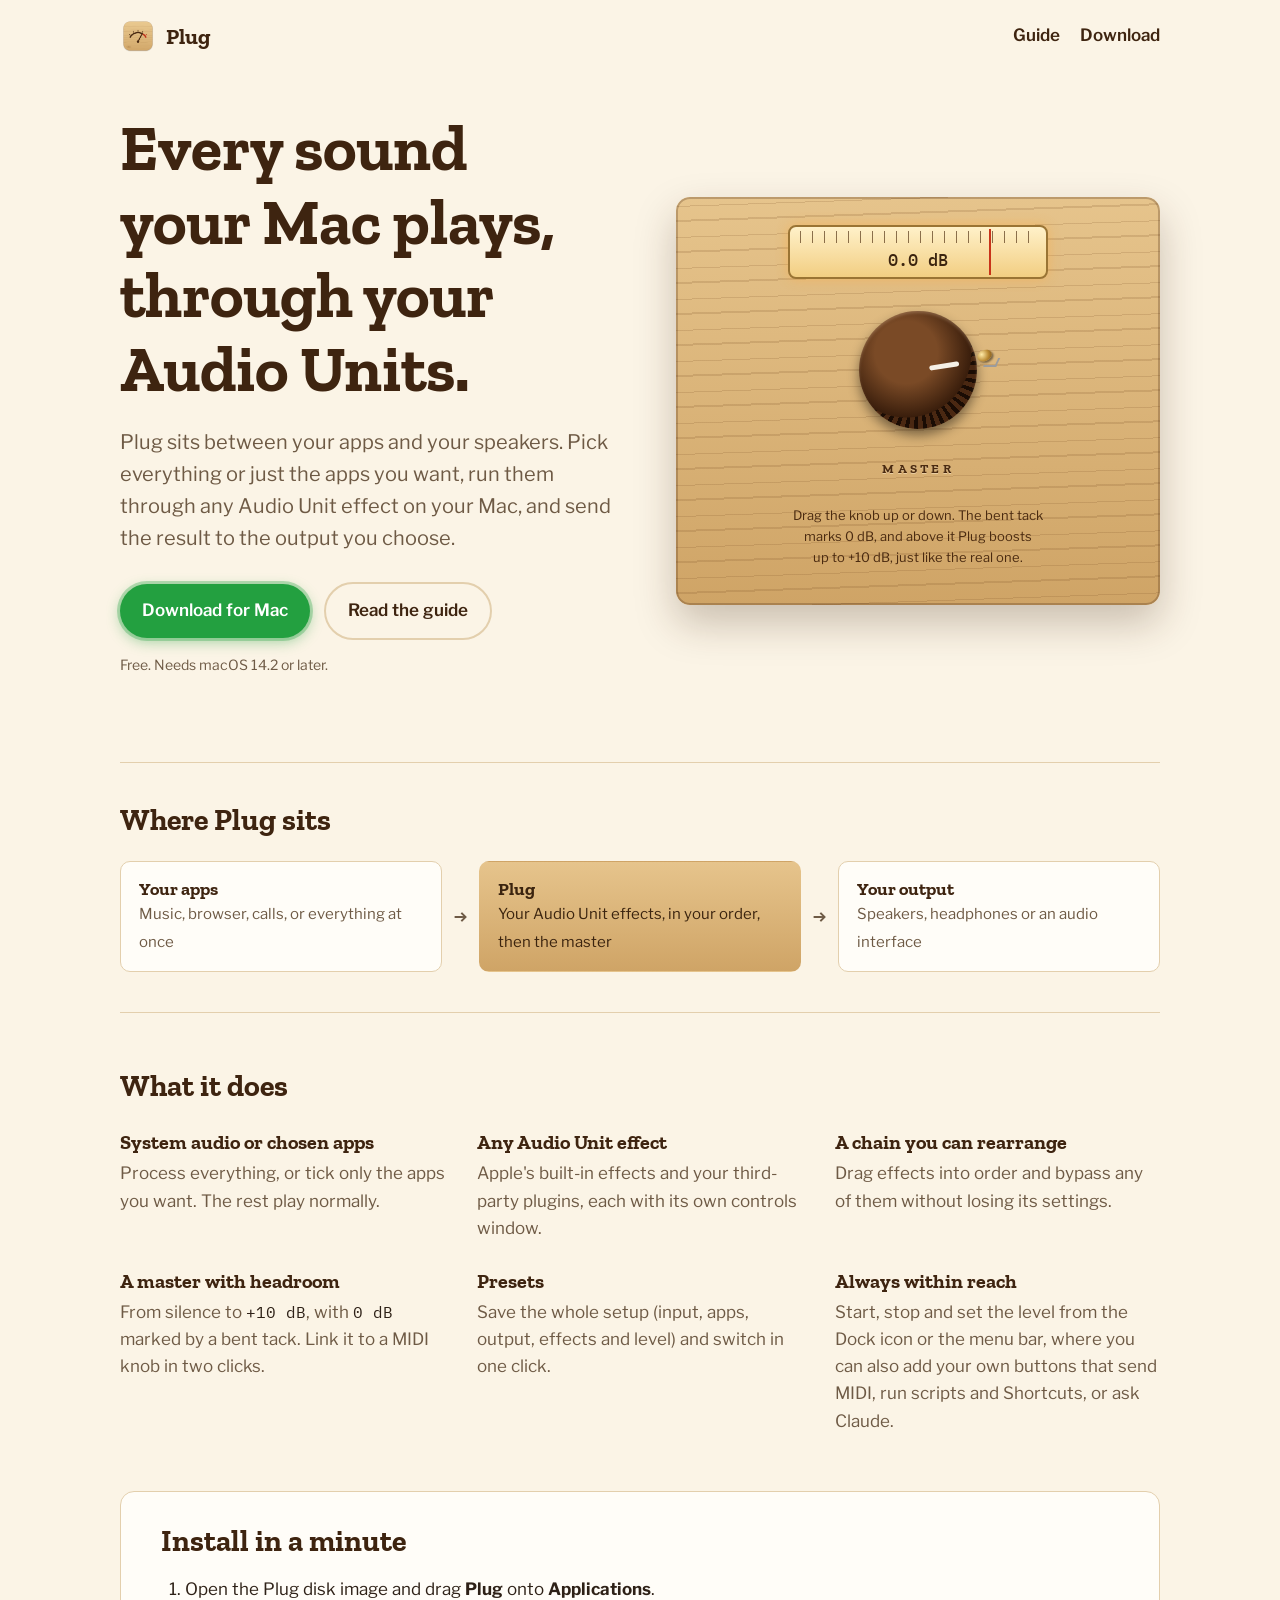
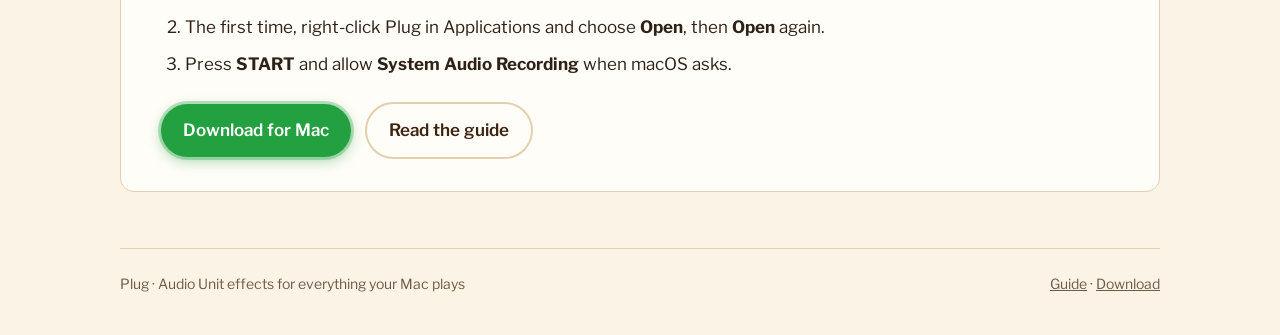
<file: Web/index.html>
<!doctype html>
<html lang="en">
<head>
<meta charset="utf-8">
<meta name="viewport" content="width=device-width, initial-scale=1, viewport-fit=cover">
<title>Plug for Mac</title>
<meta name="description" content="Plug runs the sound your Mac plays through Audio Unit effects, and plays it to the output you choose.">
<meta property="og:title" content="Plug for Mac">
<meta property="og:description" content="Audio Unit effects for everything your Mac plays.">
<meta property="og:image" content="https://plug.nulytica.com/og-image.png">
<link rel="icon" href="favicon.svg" type="image/svg+xml">
<link rel="icon" href="favicon-32.png" sizes="32x32" type="image/png">
<link rel="apple-touch-icon" href="apple-touch-icon.png">
<link rel="preconnect" href="https://fonts.googleapis.com">
<link rel="preconnect" href="https://fonts.gstatic.com" crossorigin>
<link rel="stylesheet" href="https://fonts.googleapis.com/css2?family=Zilla+Slab:wght@500;700&family=Libre+Franklin:wght@400;600&family=IBM+Plex+Mono:wght@500&display=swap">
<style>
/* Layout: a pine instrument board beside the pitch, then the signal path, features and three install steps. */
:root {
  --page: #FBF4E6;
  --ink: #3E2410;
  --text: #2E2117;
  --muted: #6E5A45;
  --pine: #E6C48C;
  --pine-deep: #CFA466;
  --grain: rgba(120, 76, 34, 0.18);
  --meter-red: #B83A1E;
  --lamp: #23A040;
  --brass: #E9C97C;
  --panel: #FFFDF8;
  --rule: #E3CFAD;
  --font-display: "Zilla Slab", Rockwell, "Roboto Slab", Georgia, serif;
  --font-body: "Libre Franklin", "Helvetica Neue", Arial, sans-serif;
  --font-mono: "IBM Plex Mono", ui-monospace, Menlo, monospace;
  color-scheme: light;
}
@media (prefers-color-scheme: dark) {
  :root:not([data-theme="light"]) {
    --page: #1C140E;
    --ink: #F0D6A4;
    --text: #EDE1CF;
    --muted: #B9A386;
    --pine: #D9B47A;
    --pine-deep: #BE9054;
    --grain: rgba(110, 66, 26, 0.22);
    --meter-red: #E2643F;
    --lamp: #3CC25C;
    --brass: #D9B867;
    --panel: #261C14;
    --rule: #4A3727;
    color-scheme: dark;
  }
}
:root[data-theme="dark"] {
  --page: #1C140E;
  --ink: #F0D6A4;
  --text: #EDE1CF;
  --muted: #B9A386;
  --pine: #D9B47A;
  --pine-deep: #BE9054;
  --grain: rgba(110, 66, 26, 0.22);
  --meter-red: #E2643F;
  --lamp: #3CC25C;
  --brass: #D9B867;
  --panel: #261C14;
  --rule: #4A3727;
  color-scheme: dark;
}

* { box-sizing: border-box; }
body {
  margin: 0;
  background: var(--page);
  color: var(--text);
  font: 17px/1.6 var(--font-body);
}
.wrap {
  max-width: 1080px;
  margin: 0 auto;
  padding-inline: 20px;
}
a { color: var(--meter-red); }
a:focus-visible, button:focus-visible, [tabindex]:focus-visible {
  outline: 3px solid var(--meter-red);
  outline-offset: 3px;
}
h1, h2, h3 {
  font-family: var(--font-display);
  color: var(--ink);
  line-height: 1.15;
  text-wrap: balance;
  margin: 0;
}

/* Header */
.top {
  display: flex;
  align-items: center;
  justify-content: space-between;
  gap: 16px;
  padding-block: 18px;
}
.brand {
  display: flex;
  align-items: center;
  gap: 10px;
  font: 700 22px var(--font-display);
  color: var(--ink);
  text-decoration: none;
}
.brand img { width: 36px; height: 36px; }
.top nav { display: flex; gap: 20px; font-weight: 600; }
.top nav a { color: var(--ink); text-decoration: none; }
.top nav a:hover { color: var(--meter-red); }

/* Hero */
.hero {
  display: grid;
  grid-template-columns: minmax(0, 1.05fr) minmax(0, 1fr);
  gap: 48px;
  align-items: center;
  padding-block: 40px 72px;
}
.hero h1 { font-size: clamp(38px, 6vw, 64px); font-weight: 700; }
.lede { font-size: 20px; color: var(--muted); max-width: 32em; margin: 20px 0 28px; }
.actions { display: flex; flex-wrap: wrap; gap: 14px; align-items: center; }
.button {
  display: inline-block;
  padding: 13px 22px;
  border-radius: 999px;
  font-weight: 600;
  text-decoration: none;
}
.button.primary {
  background: var(--lamp);
  color: #fff;
  box-shadow: 0 0 0 3px color-mix(in srgb, var(--lamp) 30%, transparent), 0 4px 14px color-mix(in srgb, var(--lamp) 40%, transparent);
}
.button.secondary { color: var(--ink); border: 2px solid var(--rule); }
.fine { font-size: 14px; color: var(--muted); margin-top: 14px; }

/* The board with the live master knob */
.board {
  position: relative;
  border-radius: 14px;
  padding: 28px 24px 24px;
  background:
    repeating-linear-gradient(178deg, transparent 0 9px, var(--grain) 9px 10px, transparent 10px 23px, var(--grain) 23px 25px, transparent 25px 31px),
    linear-gradient(var(--pine), var(--pine-deep));
  box-shadow: inset 0 0 0 2px rgba(60, 30, 10, 0.25), 0 18px 40px rgba(60, 30, 10, 0.25);
  display: grid;
  justify-items: center;
  gap: 16px;
}
.scale {
  position: relative;
  width: min(260px, 100%);
  height: 54px;
  border-radius: 8px;
  background: linear-gradient(#FFF1C9, #F2CE82);
  border: 2px solid #9A7434;
  box-shadow: 0 0 12px rgba(255, 170, 60, 0.45);
  overflow: hidden;
}
.scale::before {
  content: "";
  position: absolute;
  inset: 4px 10px auto;
  height: 12px;
  background: repeating-linear-gradient(90deg, #5A3A1A 0 1px, transparent 1px 12px);
  opacity: 0.7;
}
.needle {
  position: absolute;
  top: 2px;
  bottom: 2px;
  width: 2px;
  background: #C8341A;
  left: calc(10px + (100% - 20px) * var(--p));
  transition: left 0.08s linear;
}
.reading {
  position: absolute;
  inset: auto 0 6px;
  text-align: center;
  font: 500 17px var(--font-mono);
  color: #3B240F;
  font-variant-numeric: tabular-nums;
}
.knob-area {
  position: relative;
  width: 150px;
  height: 150px;
  display: grid;
  place-items: center;
}
.knob {
  width: 118px;
  height: 118px;
  border-radius: 50%;
  position: relative;
  cursor: grab;
  touch-action: none;
  background:
    radial-gradient(circle at 40% 35%, #7A4A26 0 30%, #3A1E0C 62%, transparent 63%),
    repeating-conic-gradient(#1A0C04 0 4deg, #4A2812 4deg 9deg);
  box-shadow: 0 6px 12px rgba(0, 0, 0, 0.45), inset 0 2px 3px rgba(255, 220, 180, 0.25);
}
.knob:active { cursor: grabbing; }
.knob::after {
  content: "";
  position: absolute;
  left: calc(50% - 2.5px);
  top: 18px;
  width: 5px;
  height: 30px;
  border-radius: 3px;
  background: #F5F0E6;
  transform-origin: 50% 41px;
  transform: rotate(var(--angle));
}
.tack {
  position: absolute;
  left: calc(50% - 12px);
  top: calc(50% - 12px);
  width: 24px;
  height: 24px;
  border: 0;
  padding: 0;
  background: none;
  cursor: pointer;
  transform: rotate(var(--unity-angle)) translateY(-70px) rotate(calc(-1 * var(--unity-angle)));
}
.tack::before {
  content: "";
  position: absolute;
  left: 10px;
  top: 11px;
  width: 11px;
  height: 7px;
  border-right: 2px solid #9C9C9C;
  border-bottom: 2px solid #9C9C9C;
  transform: skewX(-25deg);
}
.tack::after {
  content: "";
  position: absolute;
  left: 2px;
  top: 3px;
  width: 15px;
  height: 11px;
  border-radius: 50%;
  transform: rotate(-25deg);
  background: radial-gradient(circle at 35% 30%, #FFEBA8, #BA8A33 55%, #6A4614);
  box-shadow: 1px 2px 2px rgba(0, 0, 0, 0.45);
}
.engraved {
  font: 700 13px var(--font-display);
  letter-spacing: 0.25em;
  color: #4A2A10;
  text-shadow: 0 1px 0 rgba(255, 240, 210, 0.5);
}
.hint { font-size: 13px; color: #4A2A10; text-align: center; max-width: 26em; text-wrap: balance; }

/* Signal path */
.path {
  border-block: 1px solid var(--rule);
  padding-block: 40px;
}
.path h2 { font-size: 30px; margin-bottom: 24px; }
.flow {
  display: flex;
  flex-wrap: wrap;
  align-items: center;
  gap: 12px;
}
.stage {
  flex: 1 1 180px;
  min-width: 0;
  background: var(--panel);
  border: 1px solid var(--rule);
  border-radius: 10px;
  padding: 16px 18px;
}
.stage strong { display: block; font: 700 18px var(--font-display); color: var(--ink); }
.stage span { font-size: 15px; color: var(--muted); }
.stage.plug {
  background: linear-gradient(var(--pine), var(--pine-deep));
  border-color: transparent;
}
.stage.plug strong, .stage.plug span { color: #3B240F; }
.arrow { font: 500 22px var(--font-mono); color: var(--muted); }

/* Features */
.features { padding-block: 56px; }
.features h2 { font-size: 30px; margin-bottom: 28px; }
.grid {
  display: grid;
  grid-template-columns: repeat(3, minmax(0, 1fr));
  gap: 28px 32px;
}
.grid h3 { font-size: 20px; margin-bottom: 6px; }
.grid p { margin: 0; color: var(--muted); }
.unit { font-family: var(--font-mono); font-size: 0.92em; color: var(--text); }

/* Install */
.install {
  background: var(--panel);
  border: 1px solid var(--rule);
  border-radius: 14px;
  padding: 32px clamp(20px, 4vw, 40px);
  margin-bottom: 56px;
}
.install h2 { font-size: 30px; margin-bottom: 18px; }
.install ol {
  margin: 0;
  padding-left: 1.4em;
  display: grid;
  gap: 10px;
  max-width: 40em;
}
.install .actions { margin-top: 24px; }

footer {
  border-top: 1px solid var(--rule);
  padding-block: 24px 40px;
  font-size: 14px;
  color: var(--muted);
  display: flex;
  flex-wrap: wrap;
  gap: 8px 24px;
  justify-content: space-between;
}
footer a { color: var(--muted); }

@media (max-width: 860px) {
  .hero { grid-template-columns: minmax(0, 1fr); gap: 36px; padding-block: 20px 48px; }
  .grid { grid-template-columns: repeat(2, minmax(0, 1fr)); }
}
@media (max-width: 560px) {
  .grid { grid-template-columns: minmax(0, 1fr); }
  .flow { flex-direction: column; align-items: stretch; }
  .stage { flex: none; }
  .arrow { transform: rotate(90deg); align-self: center; }
  .top nav { gap: 14px; font-size: 15px; }
}
@media (prefers-reduced-motion: reduce) {
  .needle { transition: none; }
}
</style>
</head>
<body>
<div class="wrap">
  <header class="top">
    <a class="brand" href="#top"><img src="icon-256.png" alt="">Plug</a>
    <nav>
      <a href="manual.html">Guide</a>
      <a href="https://github.com/erdoar/plug/releases/latest">Download</a>
    </nav>
  </header>

  <section class="hero" id="top">
    <div>
      <h1>Every sound your Mac plays, through your Audio Units.</h1>
      <p class="lede">Plug sits between your apps and your speakers. Pick everything or just the apps you want, run them through any Audio Unit effect on your Mac, and send the result to the output you choose.</p>
      <div class="actions">
        <a class="button primary" href="https://github.com/erdoar/plug/releases/latest">Download for Mac</a>
        <a class="button secondary" href="manual.html">Read the guide</a>
      </div>
      <p class="fine">Free. Needs macOS 14.2 or later.</p>
    </div>

    <div class="board" aria-label="Try Plug's master knob">
      <div class="scale" aria-hidden="true">
        <div class="needle"></div>
        <div class="reading" id="reading">0.0 dB</div>
      </div>
      <div class="knob-area">
        <div class="knob" id="knob" role="slider" tabindex="0" aria-label="Master volume"
             aria-valuemin="0" aria-valuemax="100" aria-valuenow="80" aria-valuetext="0.0 dB"></div>
        <button class="tack" id="tack" type="button" aria-label="Return to 0 dB" title="0 dB. Click to return here."></button>
      </div>
      <div class="engraved">MASTER</div>
      <p class="hint">Drag the knob up or down. The bent tack marks 0&nbsp;dB, and above it Plug boosts up to +10&nbsp;dB, just like the real one.</p>
    </div>
  </section>

  <section class="path" aria-labelledby="path-title">
    <h2 id="path-title">Where Plug sits</h2>
    <div class="flow">
      <div class="stage"><strong>Your apps</strong><span>Music, browser, calls, or everything at once</span></div>
      <div class="arrow" aria-hidden="true">→</div>
      <div class="stage plug"><strong>Plug</strong><span>Your Audio Unit effects, in your order, then the master</span></div>
      <div class="arrow" aria-hidden="true">→</div>
      <div class="stage"><strong>Your output</strong><span>Speakers, headphones or an audio interface</span></div>
    </div>
  </section>

  <section class="features" aria-labelledby="features-title">
    <h2 id="features-title">What it does</h2>
    <div class="grid">
      <div>
        <h3>System audio or chosen apps</h3>
        <p>Process everything, or tick only the apps you want. The rest play normally.</p>
      </div>
      <div>
        <h3>Any Audio Unit effect</h3>
        <p>Apple's built-in effects and your third-party plugins, each with its own controls window.</p>
      </div>
      <div>
        <h3>A chain you can rearrange</h3>
        <p>Drag effects into order and bypass any of them without losing its settings.</p>
      </div>
      <div>
        <h3>A master with headroom</h3>
        <p>From silence to <span class="unit">+10 dB</span>, with <span class="unit">0 dB</span> marked by a bent tack. Link it to a MIDI knob in two clicks.</p>
      </div>
      <div>
        <h3>Presets</h3>
        <p>Save the whole setup (input, apps, output, effects and level) and switch in one click.</p>
      </div>
      <div>
        <h3>Always within reach</h3>
        <p>Start, stop and set the level from the Dock icon or the menu bar, where you can also add your own buttons that send MIDI, run scripts and Shortcuts, or ask Claude.</p>
      </div>
    </div>
  </section>

  <section class="install" id="install" aria-labelledby="install-title">
    <h2 id="install-title">Install in a minute</h2>
    <ol>
      <li>Open the Plug disk image and drag <strong>Plug</strong> onto <strong>Applications</strong>.</li>
      <li>The first time, right-click Plug in Applications and choose <strong>Open</strong>, then <strong>Open</strong> again.</li>
      <li>Press <strong>START</strong> and allow <strong>System Audio Recording</strong> when macOS asks.</li>
    </ol>
    <div class="actions">
      <a class="button primary" href="https://github.com/erdoar/plug/releases/latest">Download for Mac</a>
      <a class="button secondary" href="manual.html">Read the guide</a>
    </div>
  </section>

  <footer>
    <span>Plug · Audio Unit effects for everything your Mac plays</span>
    <span><a href="manual.html">Guide</a> · <a href="https://github.com/erdoar/plug/releases/latest">Download</a></span>
  </footer>
</div>

<script>
(function () {
  // The same taper as Plug's master knob: 0 dB at 80% of the travel, a
  // cubic fall to silence below it, and an even rise to +10 dB above it.
  var UNITY = 0.8, MAX_BOOST = 10;
  var knob = document.getElementById("knob");
  var reading = document.getElementById("reading");
  var tack = document.getElementById("tack");
  var root = document.documentElement;
  var position = UNITY;

  function decibels(p) {
    if (p <= 0) return null;
    if (p >= UNITY) return MAX_BOOST * (p - UNITY) / (1 - UNITY);
    return 20 * Math.log10(Math.pow(p / UNITY, 3));
  }
  function label(p) {
    var d = decibels(p);
    if (d === null) return "−∞ dB";
    if (Math.abs(d) < 0.05) return "0.0 dB";
    return (d > 0 ? "+" : "−") + Math.abs(d).toFixed(1) + " dB";
  }
  function set(p) {
    position = Math.min(1, Math.max(0, p));
    var text = label(position);
    root.style.setProperty("--p", position);
    root.style.setProperty("--angle", (-135 + 270 * position) + "deg");
    reading.textContent = text;
    knob.setAttribute("aria-valuenow", String(Math.round(position * 100)));
    knob.setAttribute("aria-valuetext", text);
  }
  root.style.setProperty("--unity-angle", (-135 + 270 * UNITY) + "deg");

  var startY = null, startP = 0;
  knob.addEventListener("pointerdown", function (e) {
    startY = e.clientY;
    startP = position;
    knob.setPointerCapture(e.pointerId);
  });
  knob.addEventListener("pointermove", function (e) {
    if (startY === null) return;
    set(startP - (e.clientY - startY) / 200);
  });
  function end() { startY = null; }
  knob.addEventListener("pointerup", end);
  knob.addEventListener("pointercancel", end);
  knob.addEventListener("keydown", function (e) {
    var step = { ArrowUp: 0.02, ArrowRight: 0.02, ArrowDown: -0.02, ArrowLeft: -0.02 }[e.key];
    if (step !== undefined) { set(position + step); e.preventDefault(); }
    if (e.key === "Home") { set(0); e.preventDefault(); }
    if (e.key === "End") { set(1); e.preventDefault(); }
  });
  tack.addEventListener("click", function () { set(UNITY); });
  set(UNITY);
})();
</script>
</body>
</html>
</file>
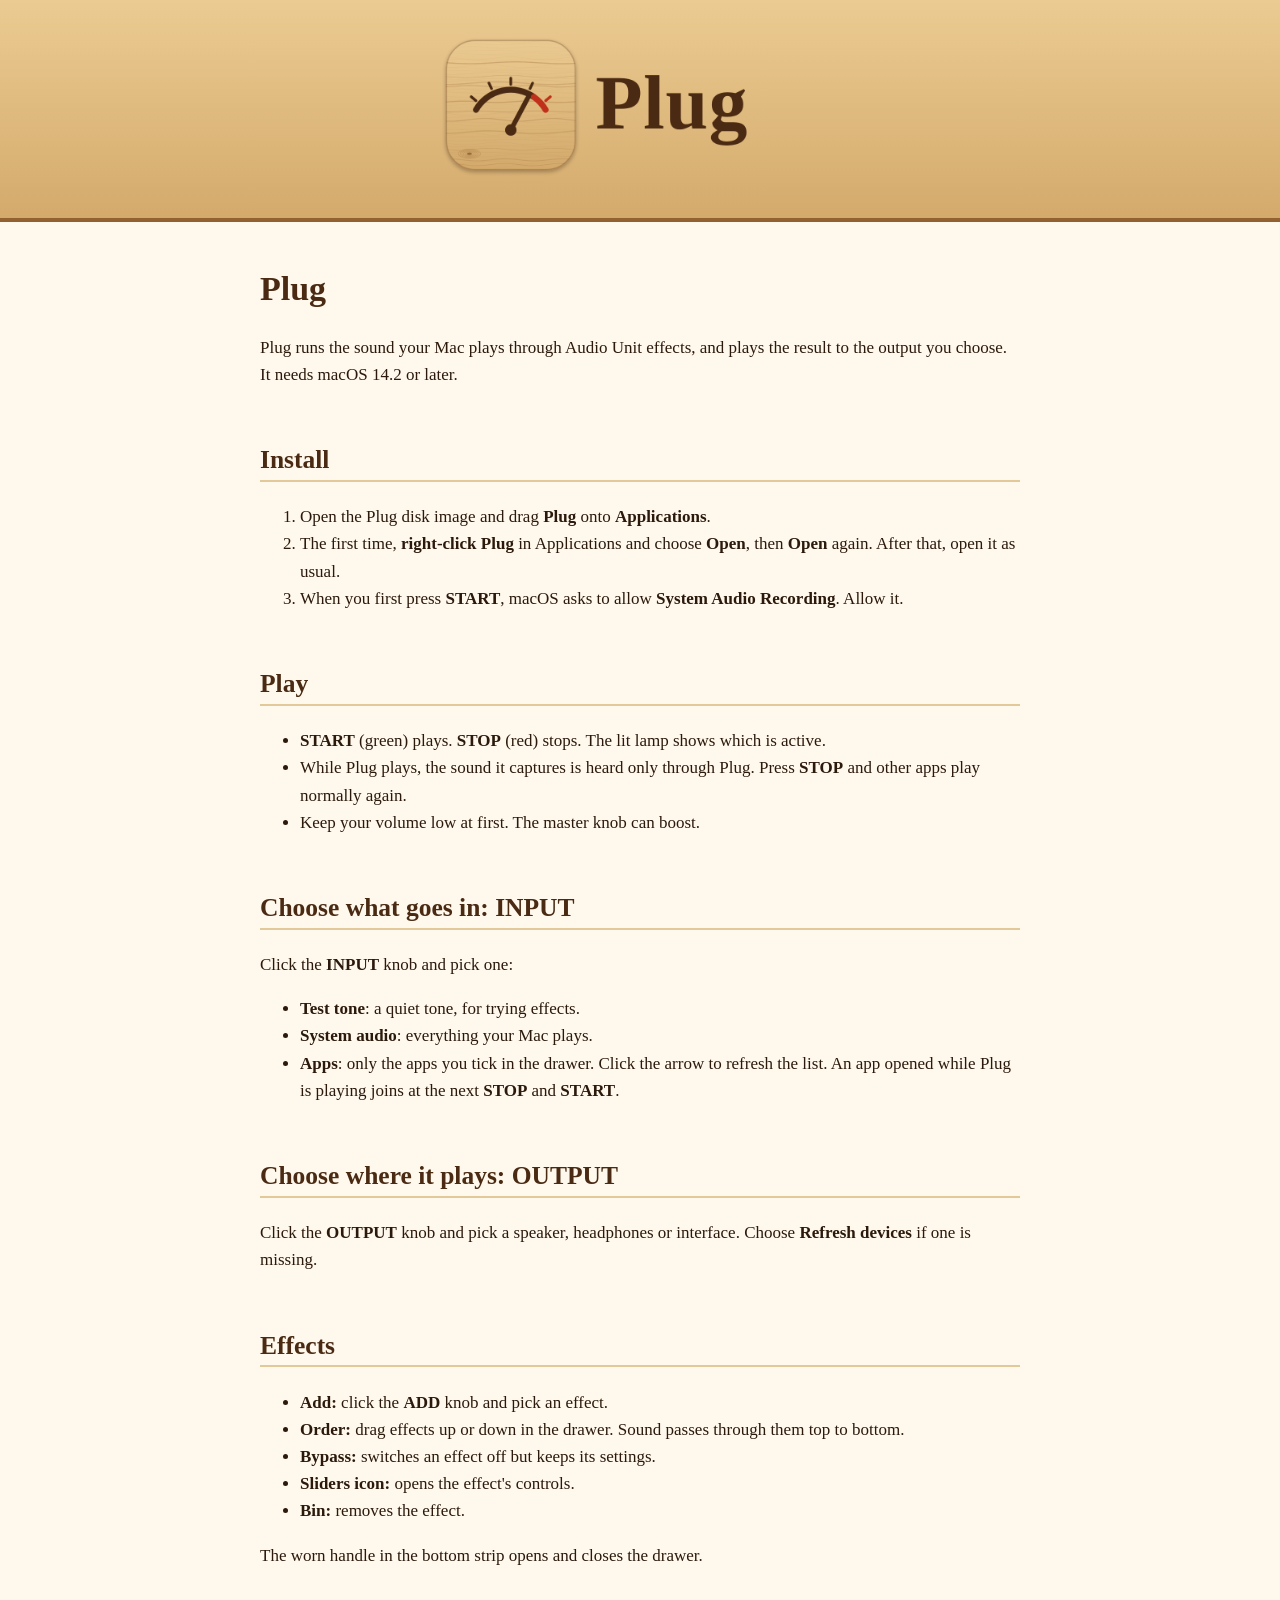
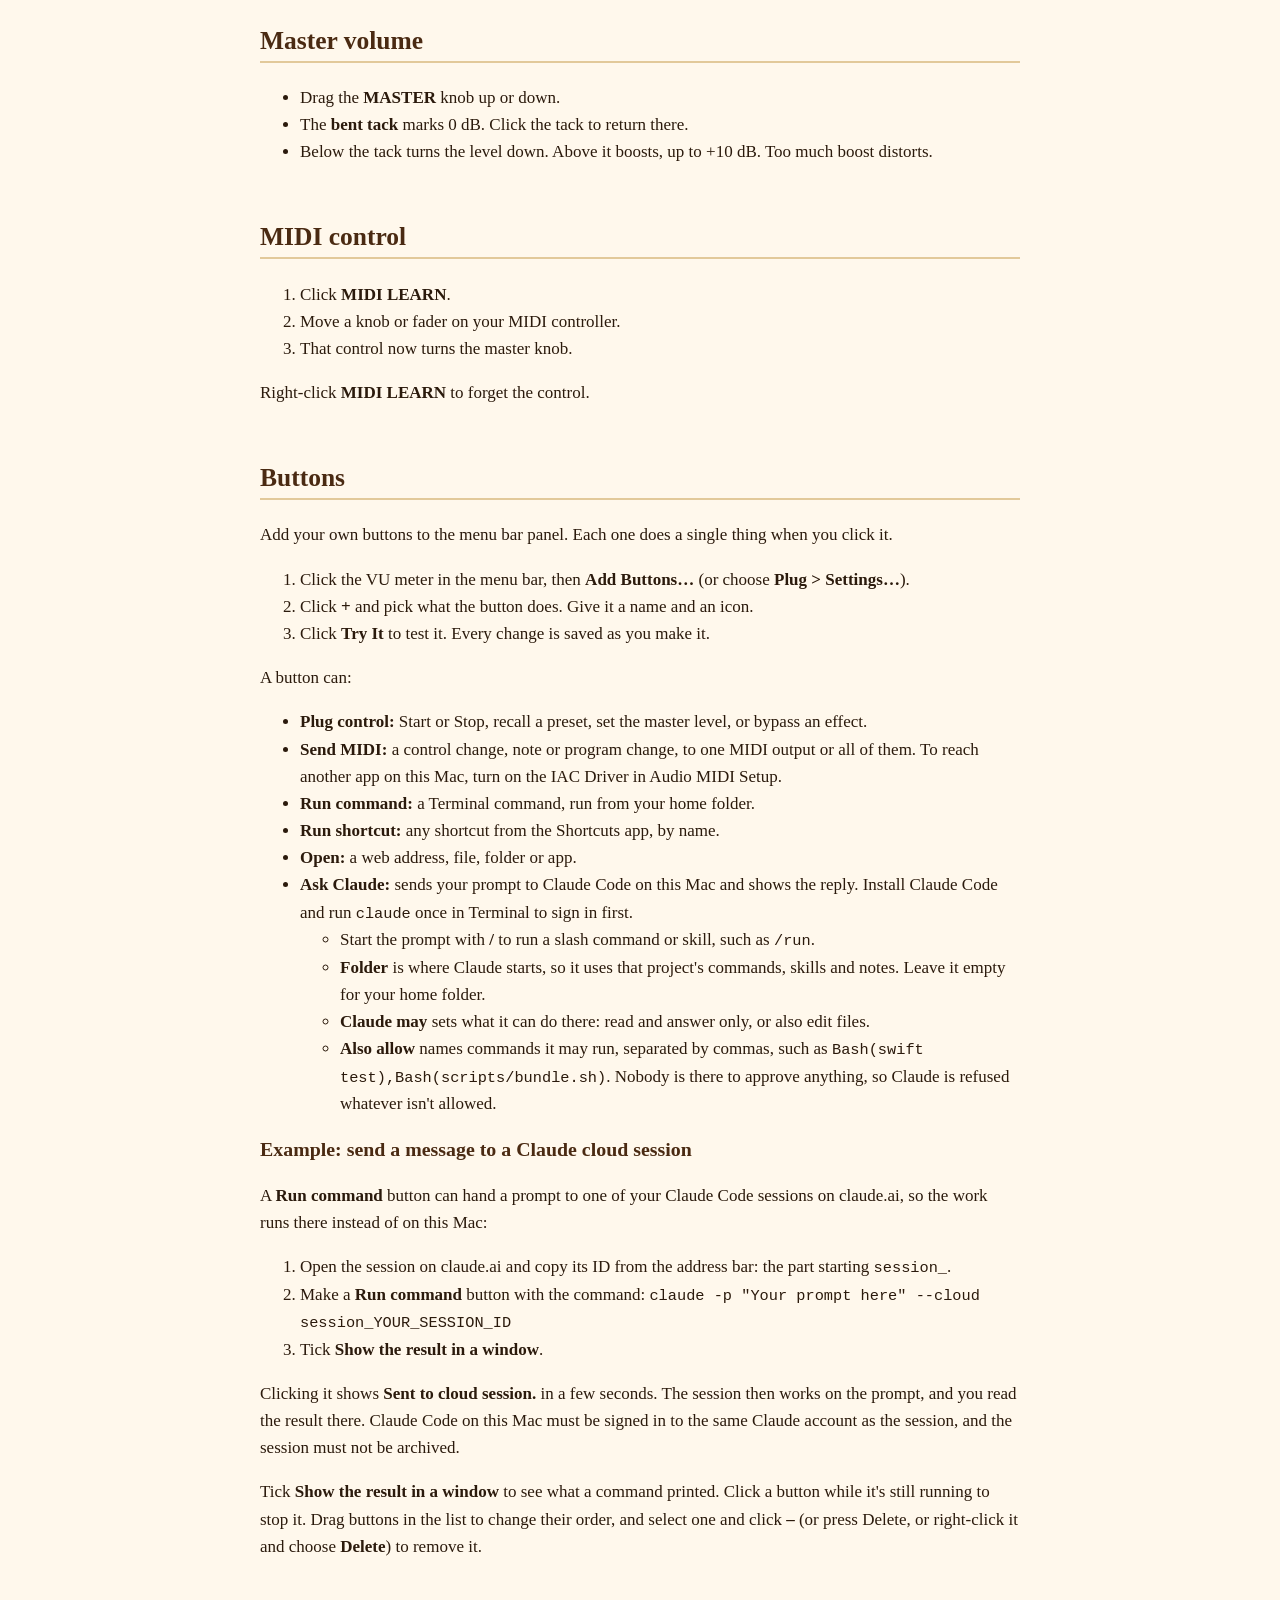
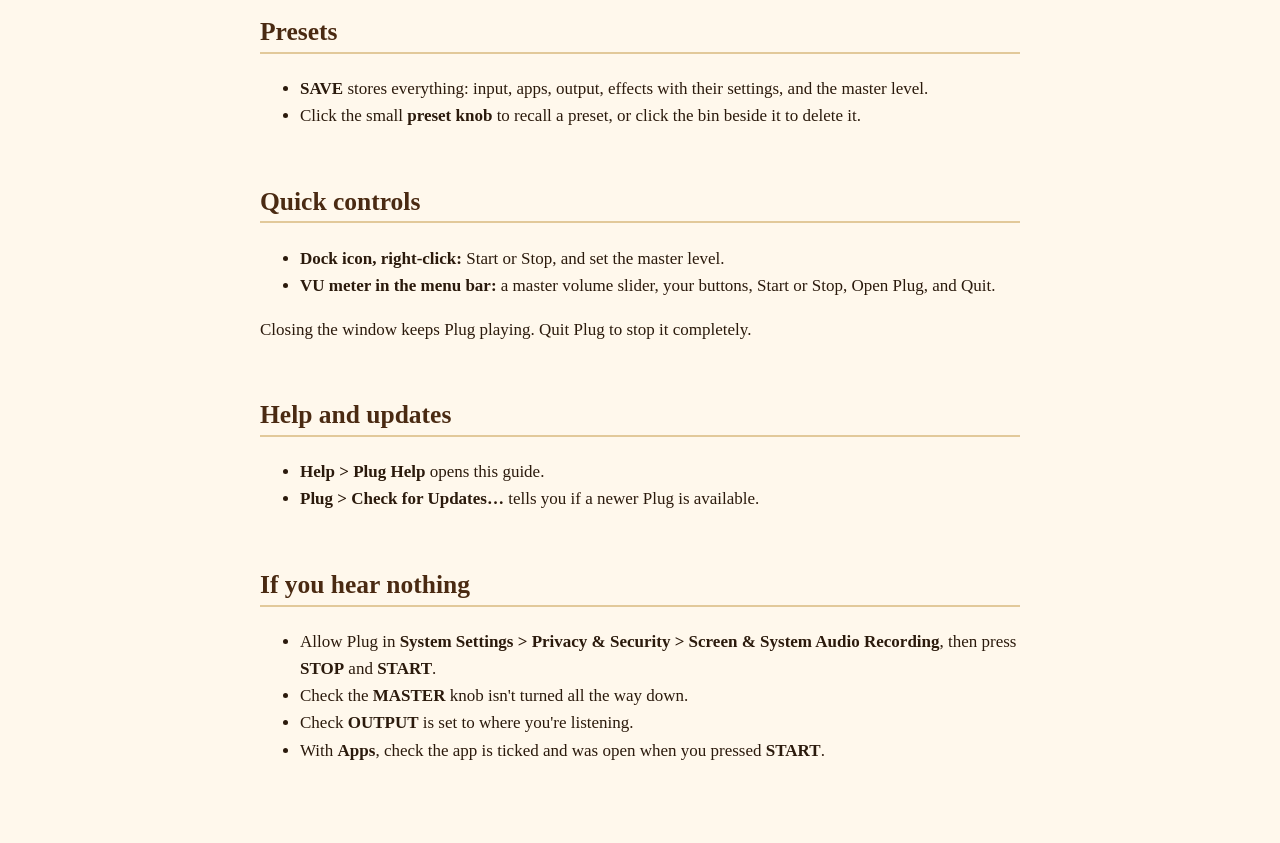
<file: Web/manual.html>
<!DOCTYPE html>
<html xmlns="http://www.w3.org/1999/xhtml" lang="" xml:lang="">
<head>
  <meta charset="utf-8" />
  <meta name="generator" content="pandoc" />
  <meta name="viewport" content="width=device-width, initial-scale=1.0, user-scalable=yes" />
  <title>Plug: user guide</title>
  <style>
    code{white-space: pre-wrap;}
    span.smallcaps{font-variant: small-caps;}
    div.columns{display: flex; gap: min(4vw, 1.5em);}
    div.column{flex: auto; overflow-x: auto;}
    div.hanging-indent{margin-left: 1.5em; text-indent: -1.5em;}
    /* The extra [class] is a hack that increases specificity enough to
       override a similar rule in reveal.js */
    ul.task-list[class]{list-style: none;}
    ul.task-list li input[type="checkbox"] {
      font-size: inherit;
      width: 0.8em;
      margin: 0 0.8em 0.2em -1.6em;
      vertical-align: middle;
    }
    .display.math{display: block; text-align: center; margin: 0.5rem auto;}
  </style>
  <link rel="stylesheet" href="plug.css" />
  <meta name="viewport" content="width=device-width, initial-scale=1">
  <link rel="icon" href="favicon.svg" type="image/svg+xml">
  <link rel="icon" href="favicon-32.png" sizes="32x32" type="image/png">
  <link rel="apple-touch-icon" href="apple-touch-icon.png">
  <meta property="og:title" content="Plug: user guide">
  <meta property="og:image" content="https://plug.nulytica.com/og-image.png">
</head>
<body>
<header class="masthead"><img src="logo.png" alt="Plug"></header>
<main>
<h1 id="plug">Plug</h1>
<p>Plug runs the sound your Mac plays through Audio Unit effects, and
plays the result to the output you choose. It needs macOS 14.2 or
later.</p>
<h2 id="install">Install</h2>
<ol type="1">
<li>Open the Plug disk image and drag <strong>Plug</strong> onto
<strong>Applications</strong>.</li>
<li>The first time, <strong>right-click Plug</strong> in Applications
and choose <strong>Open</strong>, then <strong>Open</strong> again.
After that, open it as usual.</li>
<li>When you first press <strong>START</strong>, macOS asks to allow
<strong>System Audio Recording</strong>. Allow it.</li>
</ol>
<h2 id="play">Play</h2>
<ul>
<li><strong>START</strong> (green) plays. <strong>STOP</strong> (red)
stops. The lit lamp shows which is active.</li>
<li>While Plug plays, the sound it captures is heard only through Plug.
Press <strong>STOP</strong> and other apps play normally again.</li>
<li>Keep your volume low at first. The master knob can boost.</li>
</ul>
<h2 id="choose-what-goes-in-input">Choose what goes in: INPUT</h2>
<p>Click the <strong>INPUT</strong> knob and pick one:</p>
<ul>
<li><strong>Test tone</strong>: a quiet tone, for trying effects.</li>
<li><strong>System audio</strong>: everything your Mac plays.</li>
<li><strong>Apps</strong>: only the apps you tick in the drawer. Click
the arrow to refresh the list. An app opened while Plug is playing joins
at the next <strong>STOP</strong> and <strong>START</strong>.</li>
</ul>
<h2 id="choose-where-it-plays-output">Choose where it plays: OUTPUT</h2>
<p>Click the <strong>OUTPUT</strong> knob and pick a speaker, headphones
or interface. Choose <strong>Refresh devices</strong> if one is
missing.</p>
<h2 id="effects">Effects</h2>
<ul>
<li><strong>Add:</strong> click the <strong>ADD</strong> knob and pick
an effect.</li>
<li><strong>Order:</strong> drag effects up or down in the drawer. Sound
passes through them top to bottom.</li>
<li><strong>Bypass:</strong> switches an effect off but keeps its
settings.</li>
<li><strong>Sliders icon:</strong> opens the effect's controls.</li>
<li><strong>Bin:</strong> removes the effect.</li>
</ul>
<p>The worn handle in the bottom strip opens and closes the drawer.</p>
<h2 id="master-volume">Master volume</h2>
<ul>
<li>Drag the <strong>MASTER</strong> knob up or down.</li>
<li>The <strong>bent tack</strong> marks 0 dB. Click the tack to return
there.</li>
<li>Below the tack turns the level down. Above it boosts, up to +10 dB.
Too much boost distorts.</li>
</ul>
<h2 id="midi-control">MIDI control</h2>
<ol type="1">
<li>Click <strong>MIDI LEARN</strong>.</li>
<li>Move a knob or fader on your MIDI controller.</li>
<li>That control now turns the master knob.</li>
</ol>
<p>Right-click <strong>MIDI LEARN</strong> to forget the control.</p>
<h2 id="buttons">Buttons</h2>
<p>Add your own buttons to the menu bar panel. Each one does a single
thing when you click it.</p>
<ol type="1">
<li>Click the VU meter in the menu bar, then <strong>Add
Buttons…</strong> (or choose <strong>Plug &gt; Settings…</strong>).</li>
<li>Click <strong>+</strong> and pick what the button does. Give it a
name and an icon.</li>
<li>Click <strong>Try It</strong> to test it. Every change is saved as
you make it.</li>
</ol>
<p>A button can:</p>
<ul>
<li><strong>Plug control:</strong> Start or Stop, recall a preset, set
the master level, or bypass an effect.</li>
<li><strong>Send MIDI:</strong> a control change, note or program
change, to one MIDI output or all of them. To reach another app on this
Mac, turn on the IAC Driver in Audio MIDI Setup.</li>
<li><strong>Run command:</strong> a Terminal command, run from your home
folder.</li>
<li><strong>Run shortcut:</strong> any shortcut from the Shortcuts app,
by name.</li>
<li><strong>Open:</strong> a web address, file, folder or app.</li>
<li><strong>Ask Claude:</strong> sends your prompt to Claude Code on
this Mac and shows the reply. Install Claude Code and run
<code>claude</code> once in Terminal to sign in first.
<ul>
<li>Start the prompt with <strong>/</strong> to run a slash command or
skill, such as <code>/run</code>.</li>
<li><strong>Folder</strong> is where Claude starts, so it uses that
project's commands, skills and notes. Leave it empty for your home
folder.</li>
<li><strong>Claude may</strong> sets what it can do there: read and
answer only, or also edit files.</li>
<li><strong>Also allow</strong> names commands it may run, separated by
commas, such as <code>Bash(swift test),Bash(scripts/bundle.sh)</code>.
Nobody is there to approve anything, so Claude is refused whatever isn't
allowed.</li>
</ul></li>
</ul>
<h3 id="example-send-a-message-to-a-claude-cloud-session">Example: send
a message to a Claude cloud session</h3>
<p>A <strong>Run command</strong> button can hand a prompt to one of
your Claude Code sessions on claude.ai, so the work runs there instead
of on this Mac:</p>
<ol type="1">
<li>Open the session on claude.ai and copy its ID from the address bar:
the part starting <code>session_</code>.</li>
<li>Make a <strong>Run command</strong> button with the command:
<code>claude -p "Your prompt here" --cloud session_YOUR_SESSION_ID</code></li>
<li>Tick <strong>Show the result in a window</strong>.</li>
</ol>
<p>Clicking it shows <strong>Sent to cloud session.</strong> in a few
seconds. The session then works on the prompt, and you read the result
there. Claude Code on this Mac must be signed in to the same Claude
account as the session, and the session must not be archived.</p>
<p>Tick <strong>Show the result in a window</strong> to see what a
command printed. Click a button while it's still running to stop it.
Drag buttons in the list to change their order, and select one and click
<strong>–</strong> (or press Delete, or right-click it and choose
<strong>Delete</strong>) to remove it.</p>
<h2 id="presets">Presets</h2>
<ul>
<li><strong>SAVE</strong> stores everything: input, apps, output,
effects with their settings, and the master level.</li>
<li>Click the small <strong>preset knob</strong> to recall a preset, or
click the bin beside it to delete it.</li>
</ul>
<h2 id="quick-controls">Quick controls</h2>
<ul>
<li><strong>Dock icon, right-click:</strong> Start or Stop, and set the
master level.</li>
<li><strong>VU meter in the menu bar:</strong> a master volume slider,
your buttons, Start or Stop, Open Plug, and Quit.</li>
</ul>
<p>Closing the window keeps Plug playing. Quit Plug to stop it
completely.</p>
<h2 id="help-and-updates">Help and updates</h2>
<ul>
<li><strong>Help &gt; Plug Help</strong> opens this guide.</li>
<li><strong>Plug &gt; Check for Updates…</strong> tells you if a newer
Plug is available.</li>
</ul>
<h2 id="if-you-hear-nothing">If you hear nothing</h2>
<ul>
<li>Allow Plug in <strong>System Settings &gt; Privacy &amp; Security
&gt; Screen &amp; System Audio Recording</strong>, then press
<strong>STOP</strong> and <strong>START</strong>.</li>
<li>Check the <strong>MASTER</strong> knob isn't turned all the way
down.</li>
<li>Check <strong>OUTPUT</strong> is set to where you're listening.</li>
<li>With <strong>Apps</strong>, check the app is ticked and was open
when you pressed <strong>START</strong>.</li>
</ul>
</main>
</body>
</html>
</file>
<file: Web/plug.css>
/* Plug brand colours and the manual's page style. */
:root {
  --plug-pine-light: #EBCB92;
  --plug-pine-dark: #D4AA6C;
  --plug-grain: #93612F;
  --plug-ink: #4A2A12;
  --plug-red: #C0301A;
  --plug-lamp-green: #21A83D;
  --plug-lamp-red: #D11F14;
  --plug-brass: #EDCC80;
  --plug-paper: #FFF8EC;
  --plug-text: #2B1A0C;
  --plug-rule: #E2C99A;
}

@media (prefers-color-scheme: dark) {
  :root:not([data-theme="light"]) {
    --plug-paper: #1E1610;
    --plug-text: #F2E4CC;
    --plug-ink: #EBCB92;
    --plug-rule: #4A3520;
  }
}

body {
  margin: 0;
  background: var(--plug-paper);
  color: var(--plug-text);
  font: 17px/1.6 Georgia, "New York", "Times New Roman", serif;
}

.masthead {
  background: linear-gradient(var(--plug-pine-light), var(--plug-pine-dark));
  border-bottom: 4px solid var(--plug-grain);
  padding: 24px 16px;
  text-align: center;
}

.masthead img {
  width: min(420px, 100%);
  height: auto;
}

main {
  max-width: 760px;
  margin: 0 auto;
  padding: 24px 16px 64px;
}

h1, h2, h3 {
  color: var(--plug-ink);
  line-height: 1.25;
}

h2 {
  border-bottom: 2px solid var(--plug-rule);
  padding-bottom: 4px;
  margin-top: 2.2em;
}

a {
  color: var(--plug-red);
}

code, pre {
  font-family: ui-monospace, Menlo, monospace;
  font-size: 0.9em;
}

pre {
  background: rgba(147, 97, 47, 0.12);
  border-left: 4px solid var(--plug-grain);
  padding: 10px 14px;
  overflow-x: auto;
}

table {
  border-collapse: collapse;
  width: 100%;
  margin: 1em 0;
  display: block;
  overflow-x: auto;
}

th, td {
  border: 1px solid var(--plug-rule);
  padding: 6px 10px;
  text-align: left;
  vertical-align: top;
}

th {
  background: rgba(212, 170, 108, 0.35);
}
</file>
